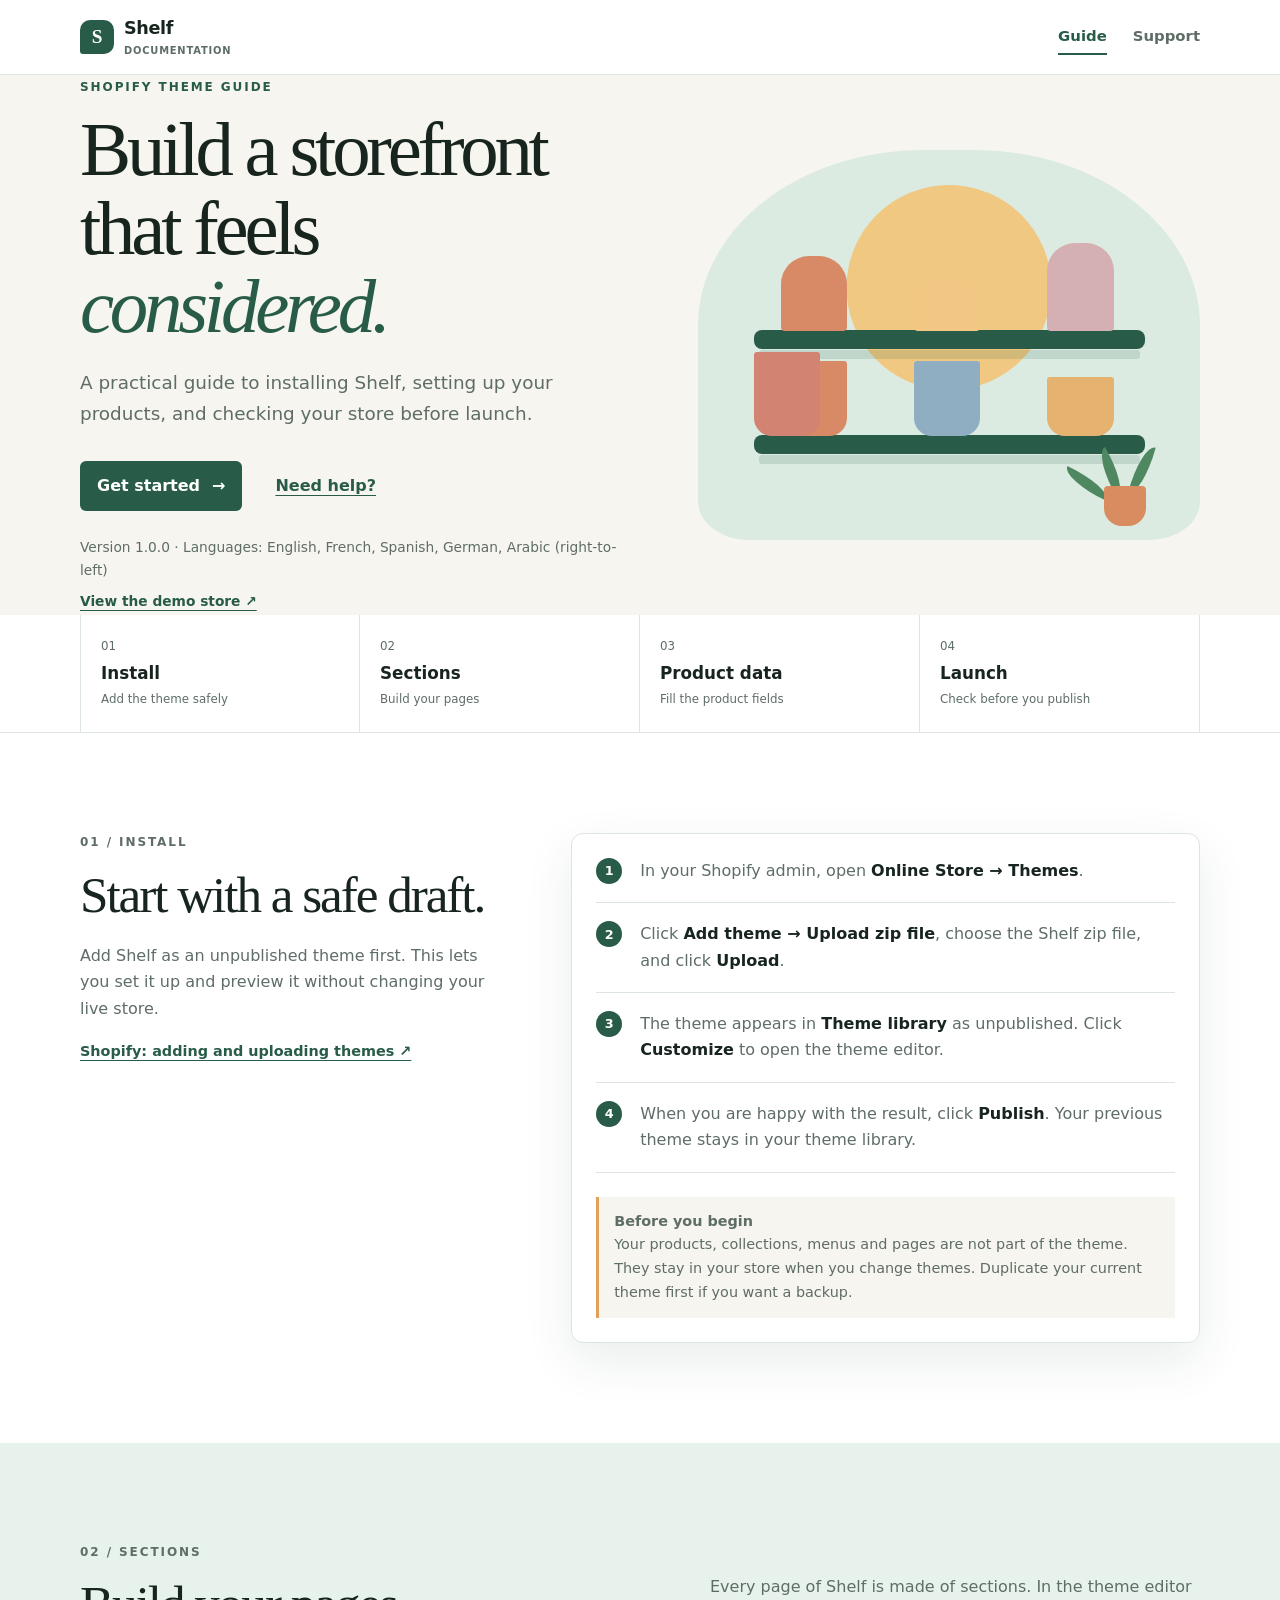
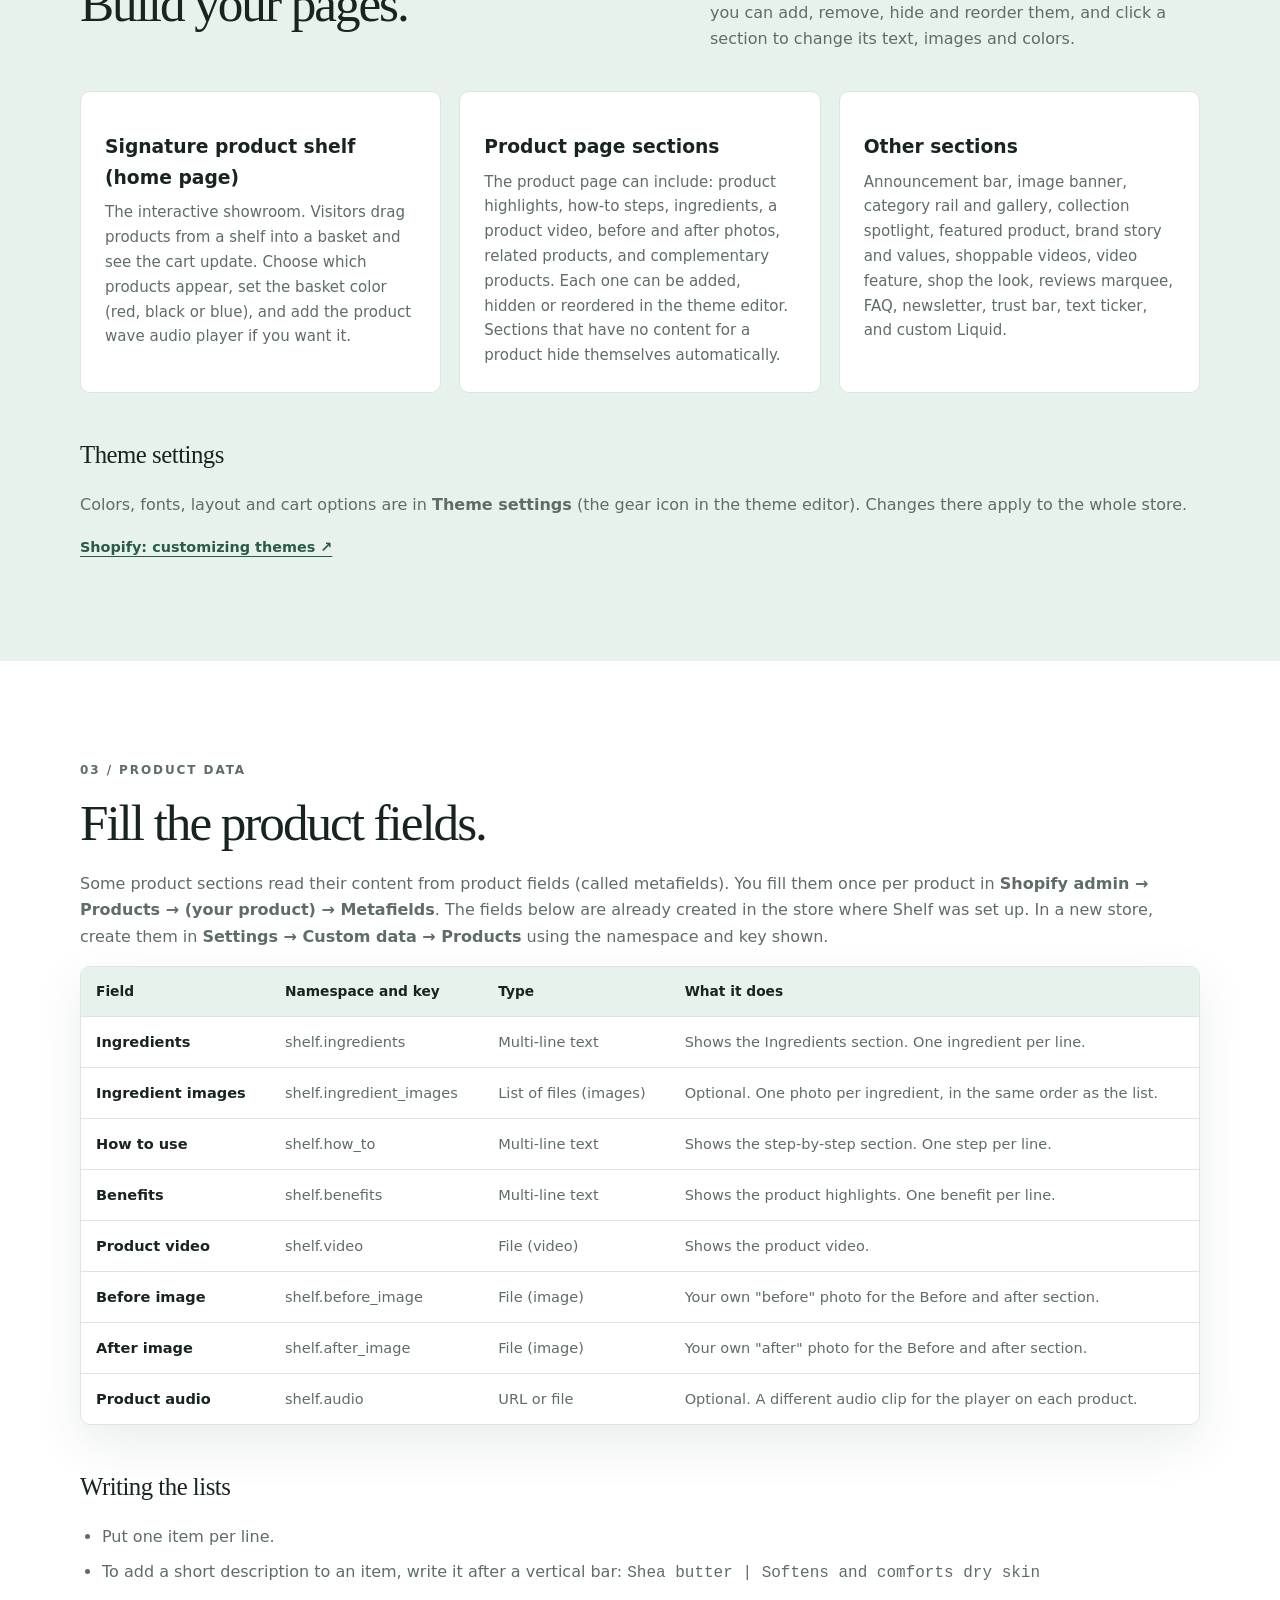
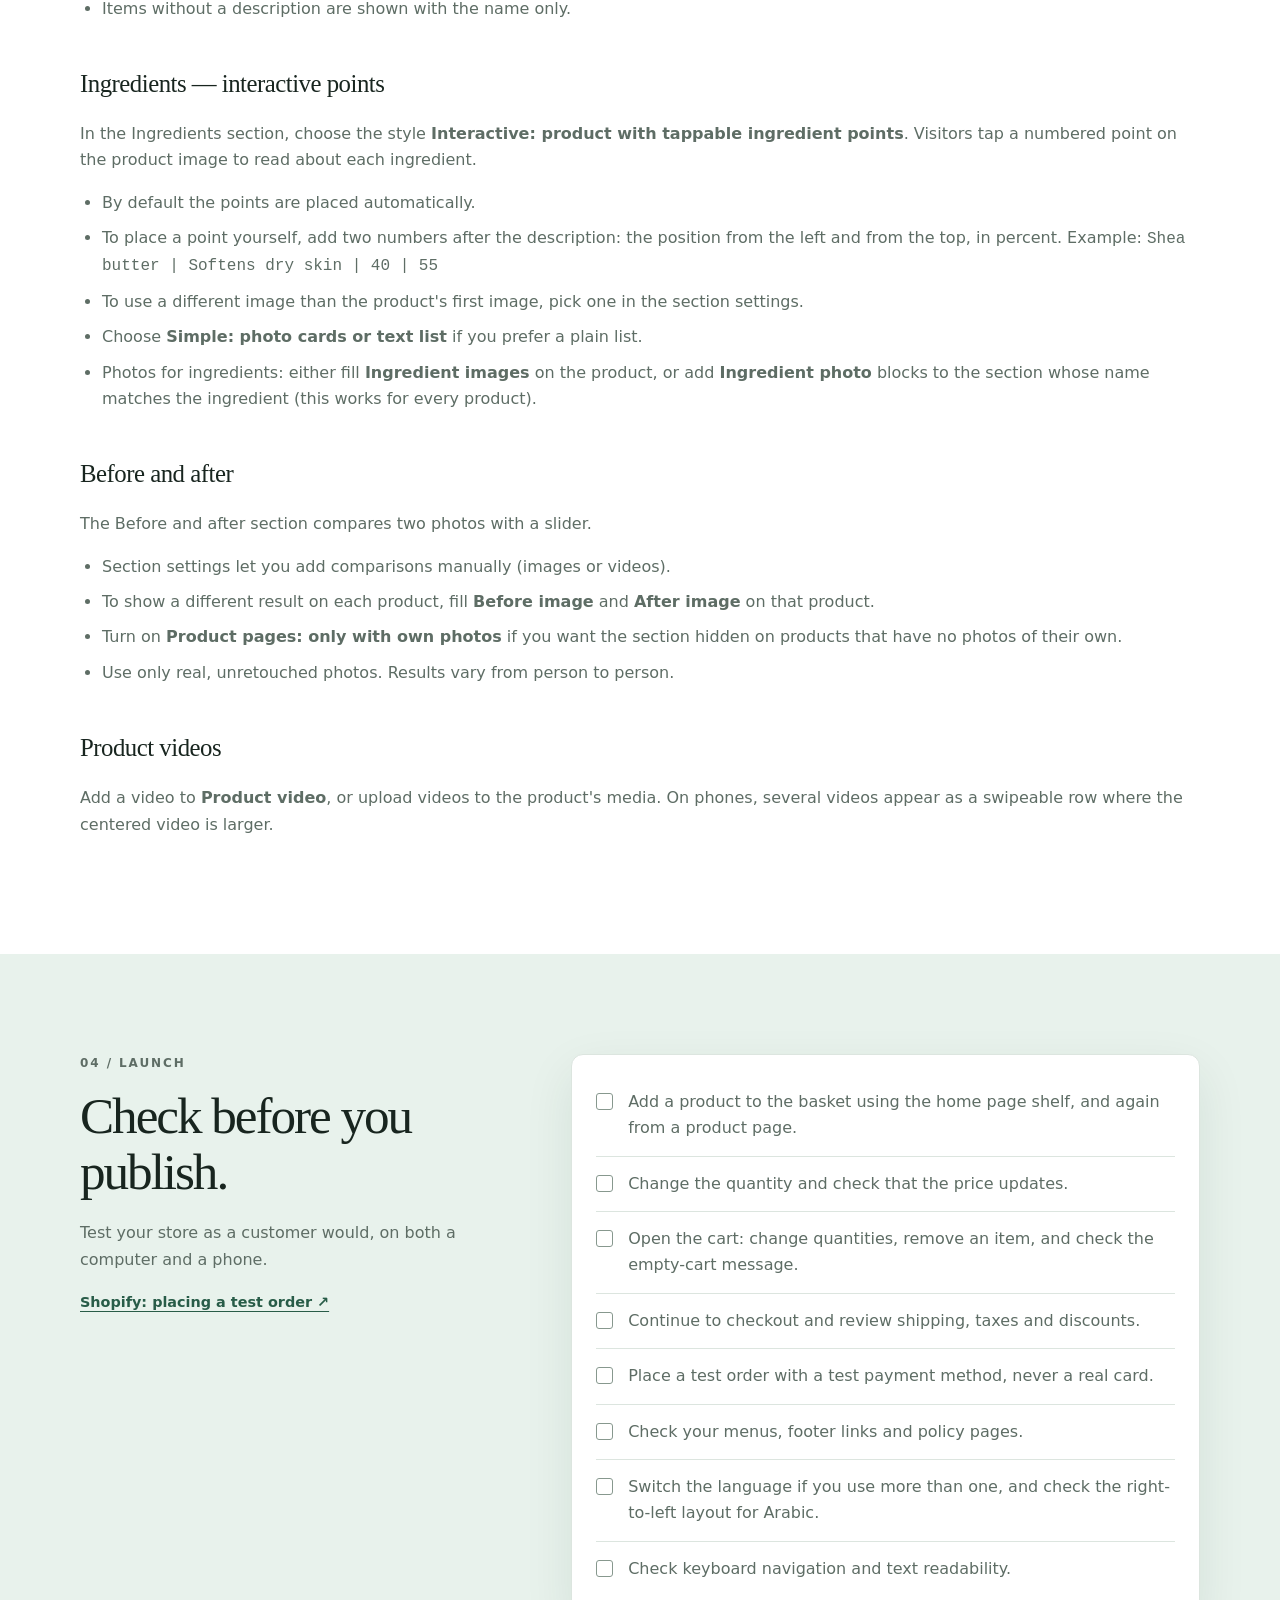
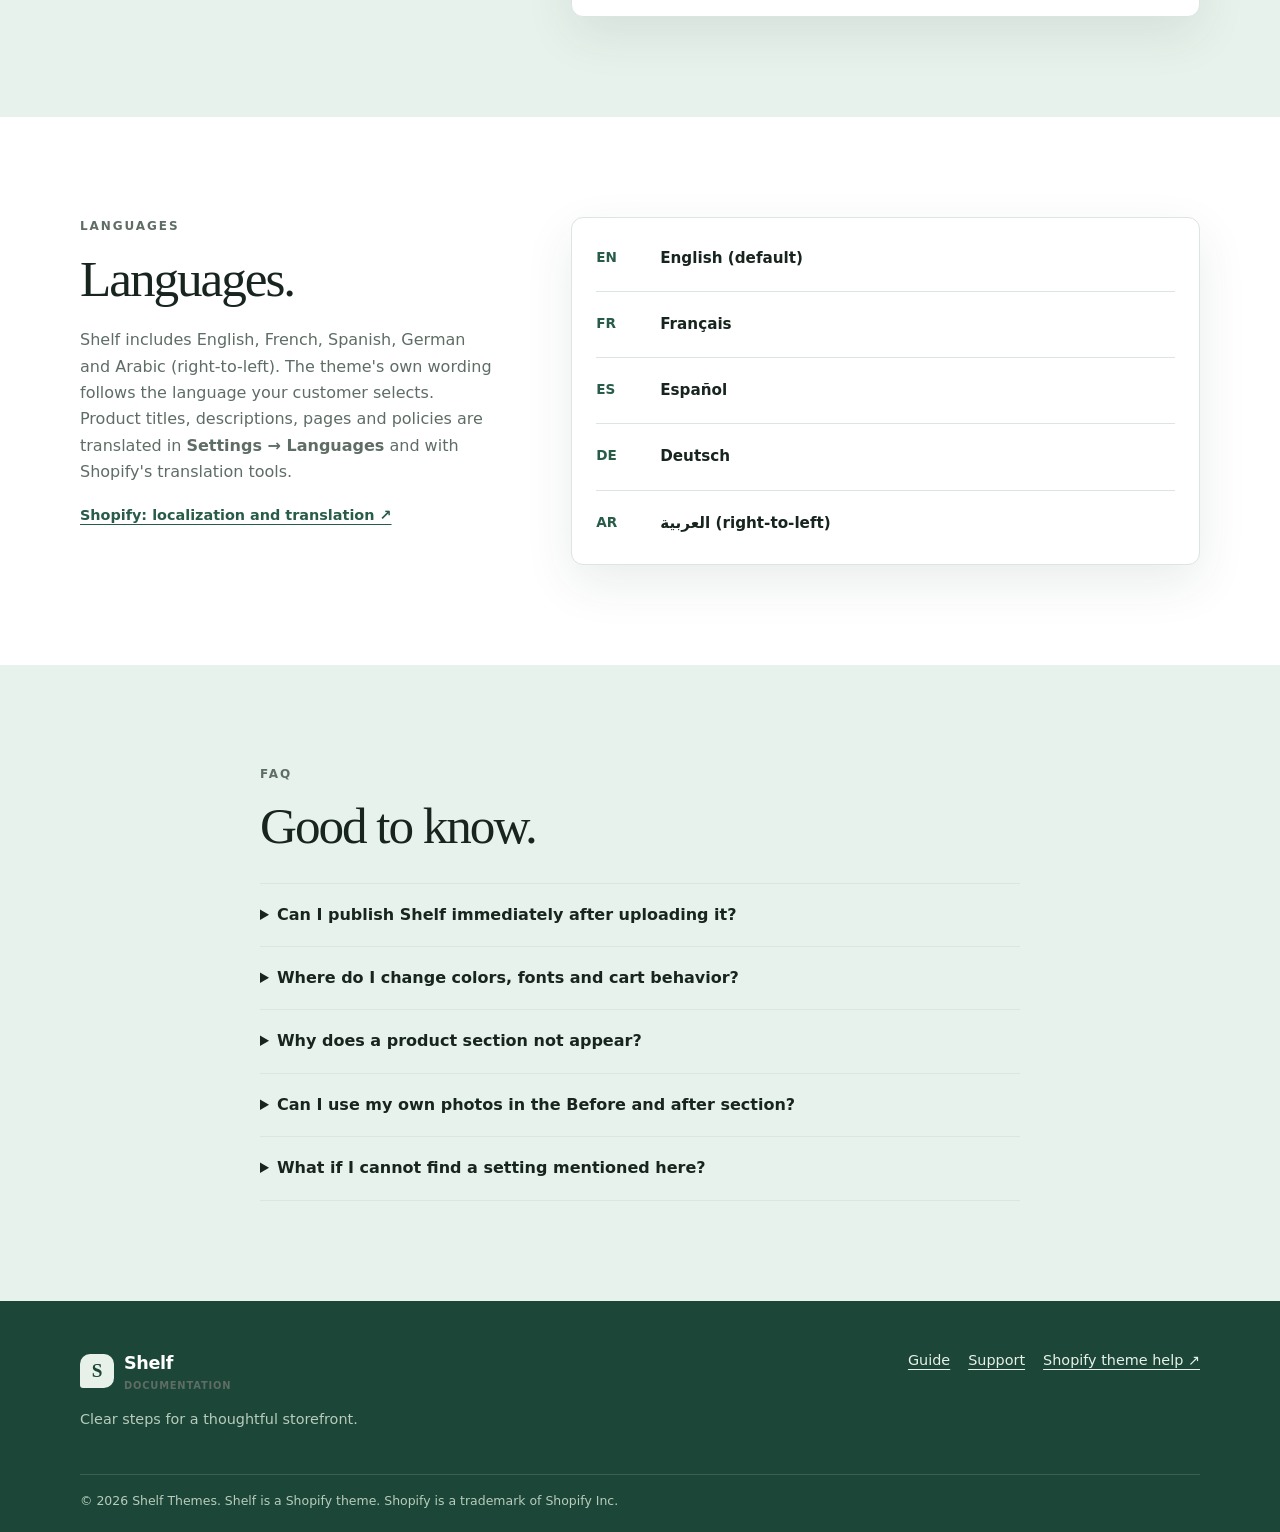
<file: index.html>
<!doctype html>
<html lang="en">
<head>
  <meta charset="utf-8">
  <meta name="viewport" content="width=device-width, initial-scale=1">
  <meta name="description" content="A practical guide to installing Shelf, setting up product sections and fields, and checking your Shopify storefront before launch.">
  <title>Shelf — Shopify theme guide</title>
  <link rel="stylesheet" href="styles.css">
</head>
<body>
  <a class="skip-link" href="#main-content">Skip to content</a>
  <header class="site-header"><div class="container header-inner"><a class="brand" href="index.html" aria-label="Shelf documentation home"><span class="brand-mark">S</span><span>Shelf <small>Documentation</small></span></a><nav class="nav" aria-label="Primary navigation"><a class="active" href="index.html">Guide</a><a href="support.html">Support</a></nav></div></header>
  <main id="main-content">
    <section class="hero"><div class="container hero-grid"><div><p class="eyebrow">SHOPIFY THEME GUIDE</p><h1>Build a storefront that feels <em>considered.</em></h1><p class="lede">A practical guide to installing Shelf, setting up your products, and checking your store before launch.</p><div class="hero-actions"><a class="button button-primary" href="#get-started">Get started <span aria-hidden="true">→</span></a><a class="button button-quiet" href="support.html#contact">Need help?</a></div><div class="guide-meta"><span>Version 1.0.0 · Languages: English, French, Spanish, German, Arabic (right-to-left)</span><a href="https://avenora-theme-demo-utp17t0k.myshopify.com" target="_blank" rel="noopener">View the demo store ↗</a></div></div><div class="hero-art" aria-label="Abstract illustration of organized product shelves" role="img"><div class="sun"></div><div class="shelf shelf-one"><i></i><i></i><i></i></div><div class="shelf shelf-two"><i></i><i></i><i></i><i></i></div><div class="plant"><b></b><b></b><b></b><span></span></div></div></div></section>
    <section class="quick-links" aria-label="Guide sections"><div class="container quick-grid"><a href="#get-started"><span>01</span><strong>Install</strong><small>Add the theme safely</small></a><a href="#sections"><span>02</span><strong>Sections</strong><small>Build your pages</small></a><a href="#product-data"><span>03</span><strong>Product data</strong><small>Fill the product fields</small></a><a href="#launch"><span>04</span><strong>Launch</strong><small>Check before you publish</small></a></div></section>
    <section class="content-section" id="get-started"><div class="container two-col"><div><p class="eyebrow">01 / INSTALL</p><h2>Start with a safe draft.</h2><p>Add Shelf as an unpublished theme first. This lets you set it up and preview it without changing your live store.</p><a class="text-link" href="https://help.shopify.com/en/manual/online-store/themes/adding-themes" target="_blank" rel="noopener">Shopify: adding and uploading themes ↗</a></div><div class="step-card"><div class="step"><b>1</b><p>In your Shopify admin, open <strong>Online Store → Themes</strong>.</p></div><div class="step"><b>2</b><p>Click <strong>Add theme → Upload zip file</strong>, choose the Shelf zip file, and click <strong>Upload</strong>.</p></div><div class="step"><b>3</b><p>The theme appears in <strong>Theme library</strong> as unpublished. Click <strong>Customize</strong> to open the theme editor.</p></div><div class="step"><b>4</b><p>When you are happy with the result, click <strong>Publish</strong>. Your previous theme stays in your theme library.</p></div><div class="note"><strong>Before you begin</strong><br>Your products, collections, menus and pages are not part of the theme. They stay in your store when you change themes. Duplicate your current theme first if you want a backup.</div></div></div></section>
    <section class="content-section tinted" id="sections"><div class="container"><div class="section-heading"><div><p class="eyebrow">02 / SECTIONS</p><h2>Build your pages.</h2></div><p>Every page of Shelf is made of sections. In the theme editor you can add, remove, hide and reorder them, and click a section to change its text, images and colors.</p></div><div class="feature-grid"><article><h3>Signature product shelf (home page)</h3><p>The interactive showroom. Visitors drag products from a shelf into a basket and see the cart update. Choose which products appear, set the basket color (red, black or blue), and add the product wave audio player if you want it.</p></article><article><h3>Product page sections</h3><p>The product page can include: product highlights, how-to steps, ingredients, a product video, before and after photos, related products, and complementary products. Each one can be added, hidden or reordered in the theme editor. Sections that have no content for a product hide themselves automatically.</p></article><article><h3>Other sections</h3><p>Announcement bar, image banner, category rail and gallery, collection spotlight, featured product, brand story and values, shoppable videos, video feature, shop the look, reviews marquee, FAQ, newsletter, trust bar, text ticker, and custom Liquid.</p></article></div><div class="subsection"><h3>Theme settings</h3><p>Colors, fonts, layout and cart options are in <strong>Theme settings</strong> (the gear icon in the theme editor). Changes there apply to the whole store.</p></div><a class="text-link" href="https://help.shopify.com/en/manual/online-store/themes/customizing-themes" target="_blank" rel="noopener">Shopify: customizing themes ↗</a></div></section>
    <section class="content-section" id="product-data"><div class="container"><p class="eyebrow">03 / PRODUCT DATA</p><h2>Fill the product fields.</h2><p>Some product sections read their content from product fields (called metafields). You fill them once per product in <strong>Shopify admin → Products → (your product) → Metafields</strong>. The fields below are already created in the store where Shelf was set up. In a new store, create them in <strong>Settings → Custom data → Products</strong> using the namespace and key shown.</p><div class="table-wrap" role="region" aria-label="Product fields" tabindex="0"><table class="data-table"><thead><tr><th>Field</th><th>Namespace and key</th><th>Type</th><th>What it does</th></tr></thead><tbody><tr><td>Ingredients</td><td>shelf.ingredients</td><td>Multi-line text</td><td>Shows the Ingredients section. One ingredient per line.</td></tr><tr><td>Ingredient images</td><td>shelf.ingredient_images</td><td>List of files (images)</td><td>Optional. One photo per ingredient, in the same order as the list.</td></tr><tr><td>How to use</td><td>shelf.how_to</td><td>Multi-line text</td><td>Shows the step-by-step section. One step per line.</td></tr><tr><td>Benefits</td><td>shelf.benefits</td><td>Multi-line text</td><td>Shows the product highlights. One benefit per line.</td></tr><tr><td>Product video</td><td>shelf.video</td><td>File (video)</td><td>Shows the product video.</td></tr><tr><td>Before image</td><td>shelf.before_image</td><td>File (image)</td><td>Your own &quot;before&quot; photo for the Before and after section.</td></tr><tr><td>After image</td><td>shelf.after_image</td><td>File (image)</td><td>Your own &quot;after&quot; photo for the Before and after section.</td></tr><tr><td>Product audio</td><td>shelf.audio</td><td>URL or file</td><td>Optional. A different audio clip for the player on each product.</td></tr></tbody></table></div>
      <div class="subsection"><h3>Writing the lists</h3><ul><li>Put one item per line.</li><li>To add a short description to an item, write it after a vertical bar: <code>Shea butter | Softens and comforts dry skin</code></li><li>Items without a description are shown with the name only.</li></ul></div>
      <div class="subsection"><h3>Ingredients — interactive points</h3><p>In the Ingredients section, choose the style <strong>Interactive: product with tappable ingredient points</strong>. Visitors tap a numbered point on the product image to read about each ingredient.</p><ul><li>By default the points are placed automatically.</li><li>To place a point yourself, add two numbers after the description: the position from the left and from the top, in percent. Example: <code>Shea butter | Softens dry skin | 40 | 55</code></li><li>To use a different image than the product's first image, pick one in the section settings.</li><li>Choose <strong>Simple: photo cards or text list</strong> if you prefer a plain list.</li><li>Photos for ingredients: either fill <strong>Ingredient images</strong> on the product, or add <strong>Ingredient photo</strong> blocks to the section whose name matches the ingredient (this works for every product).</li></ul></div>
      <div class="subsection"><h3>Before and after</h3><p>The Before and after section compares two photos with a slider.</p><ul><li>Section settings let you add comparisons manually (images or videos).</li><li>To show a different result on each product, fill <strong>Before image</strong> and <strong>After image</strong> on that product.</li><li>Turn on <strong>Product pages: only with own photos</strong> if you want the section hidden on products that have no photos of their own.</li><li>Use only real, unretouched photos. Results vary from person to person.</li></ul></div>
      <div class="subsection"><h3>Product videos</h3><p>Add a video to <strong>Product video</strong>, or upload videos to the product's media. On phones, several videos appear as a swipeable row where the centered video is larger.</p></div>
    </div></section>
    <section class="content-section tinted" id="launch"><div class="container two-col"><div><p class="eyebrow">04 / LAUNCH</p><h2>Check before you publish.</h2><p>Test your store as a customer would, on both a computer and a phone.</p><a class="text-link" href="https://help.shopify.com/en/manual/checkout-settings/test-orders" target="_blank" rel="noopener">Shopify: placing a test order ↗</a></div><ul class="checklist-static"><li><span class="check-box" aria-hidden="true"></span><span>Add a product to the basket using the home page shelf, and again from a product page.</span></li><li><span class="check-box" aria-hidden="true"></span><span>Change the quantity and check that the price updates.</span></li><li><span class="check-box" aria-hidden="true"></span><span>Open the cart: change quantities, remove an item, and check the empty-cart message.</span></li><li><span class="check-box" aria-hidden="true"></span><span>Continue to checkout and review shipping, taxes and discounts.</span></li><li><span class="check-box" aria-hidden="true"></span><span>Place a test order with a test payment method, never a real card.</span></li><li><span class="check-box" aria-hidden="true"></span><span>Check your menus, footer links and policy pages.</span></li><li><span class="check-box" aria-hidden="true"></span><span>Switch the language if you use more than one, and check the right-to-left layout for Arabic.</span></li><li><span class="check-box" aria-hidden="true"></span><span>Check keyboard navigation and text readability.</span></li></ul></div></section>
    <section class="content-section"><div class="container two-col"><div><p class="eyebrow">LANGUAGES</p><h2>Languages.</h2><p>Shelf includes English, French, Spanish, German and Arabic (right-to-left). The theme's own wording follows the language your customer selects. Product titles, descriptions, pages and policies are translated in <strong>Settings → Languages</strong> and with Shopify's translation tools.</p><a class="text-link" href="https://help.shopify.com/en/manual/international/languages" target="_blank" rel="noopener">Shopify: localization and translation ↗</a></div><div class="language-card"><div class="language-line"><span>EN</span><strong>English (default)</strong></div><div class="language-line"><span>FR</span><strong>Français</strong></div><div class="language-line"><span>ES</span><strong>Español</strong></div><div class="language-line"><span>DE</span><strong>Deutsch</strong></div><div class="language-line"><span>AR</span><strong><bdi lang="ar">العربية</bdi> (right-to-left)</strong></div></div></div></section>
    <section class="faq content-section tinted" id="faq"><div class="container narrow"><p class="eyebrow">FAQ</p><h2>Good to know.</h2><details><summary>Can I publish Shelf immediately after uploading it?</summary><p>It is better to keep it unpublished while you set it up and preview it. Shopify allows one published theme at a time, and your previous theme stays in your theme library.</p></details><details><summary>Where do I change colors, fonts and cart behavior?</summary><p>In the theme editor, open Theme settings (the gear icon). Section-specific options are in each section's settings.</p></details><details><summary>Why does a product section not appear?</summary><p>Sections that read product fields stay hidden when the product has no content for them. Fill the field on the product (see Product data), then reload the page.</p></details><details><summary>Can I use my own photos in the Before and after section?</summary><p>Yes. Fill the Before image and After image fields on the product, or add comparisons in the section settings.</p></details><details><summary>What if I cannot find a setting mentioned here?</summary><p>Open the section in the theme editor and look at its settings. If you still need help, go to the <a href="support.html">Support page</a>.</p></details></div></section>
  </main>
  <footer class="site-footer"><div class="container footer-inner"><div><a class="brand footer-brand" href="index.html"><span class="brand-mark">S</span><span>Shelf <small>Documentation</small></span></a><p class="footer-copy">Clear steps for a thoughtful storefront.</p></div><div class="footer-links"><a href="index.html">Guide</a><a href="support.html">Support</a><a href="https://help.shopify.com/en/manual/online-store/themes" target="_blank" rel="noopener">Shopify theme help ↗</a></div></div><div class="container legal"><span>© 2026 Shelf Themes. Shelf is a Shopify theme. Shopify is a trademark of Shopify Inc.</span></div></footer>
</body>
</html>
</file>
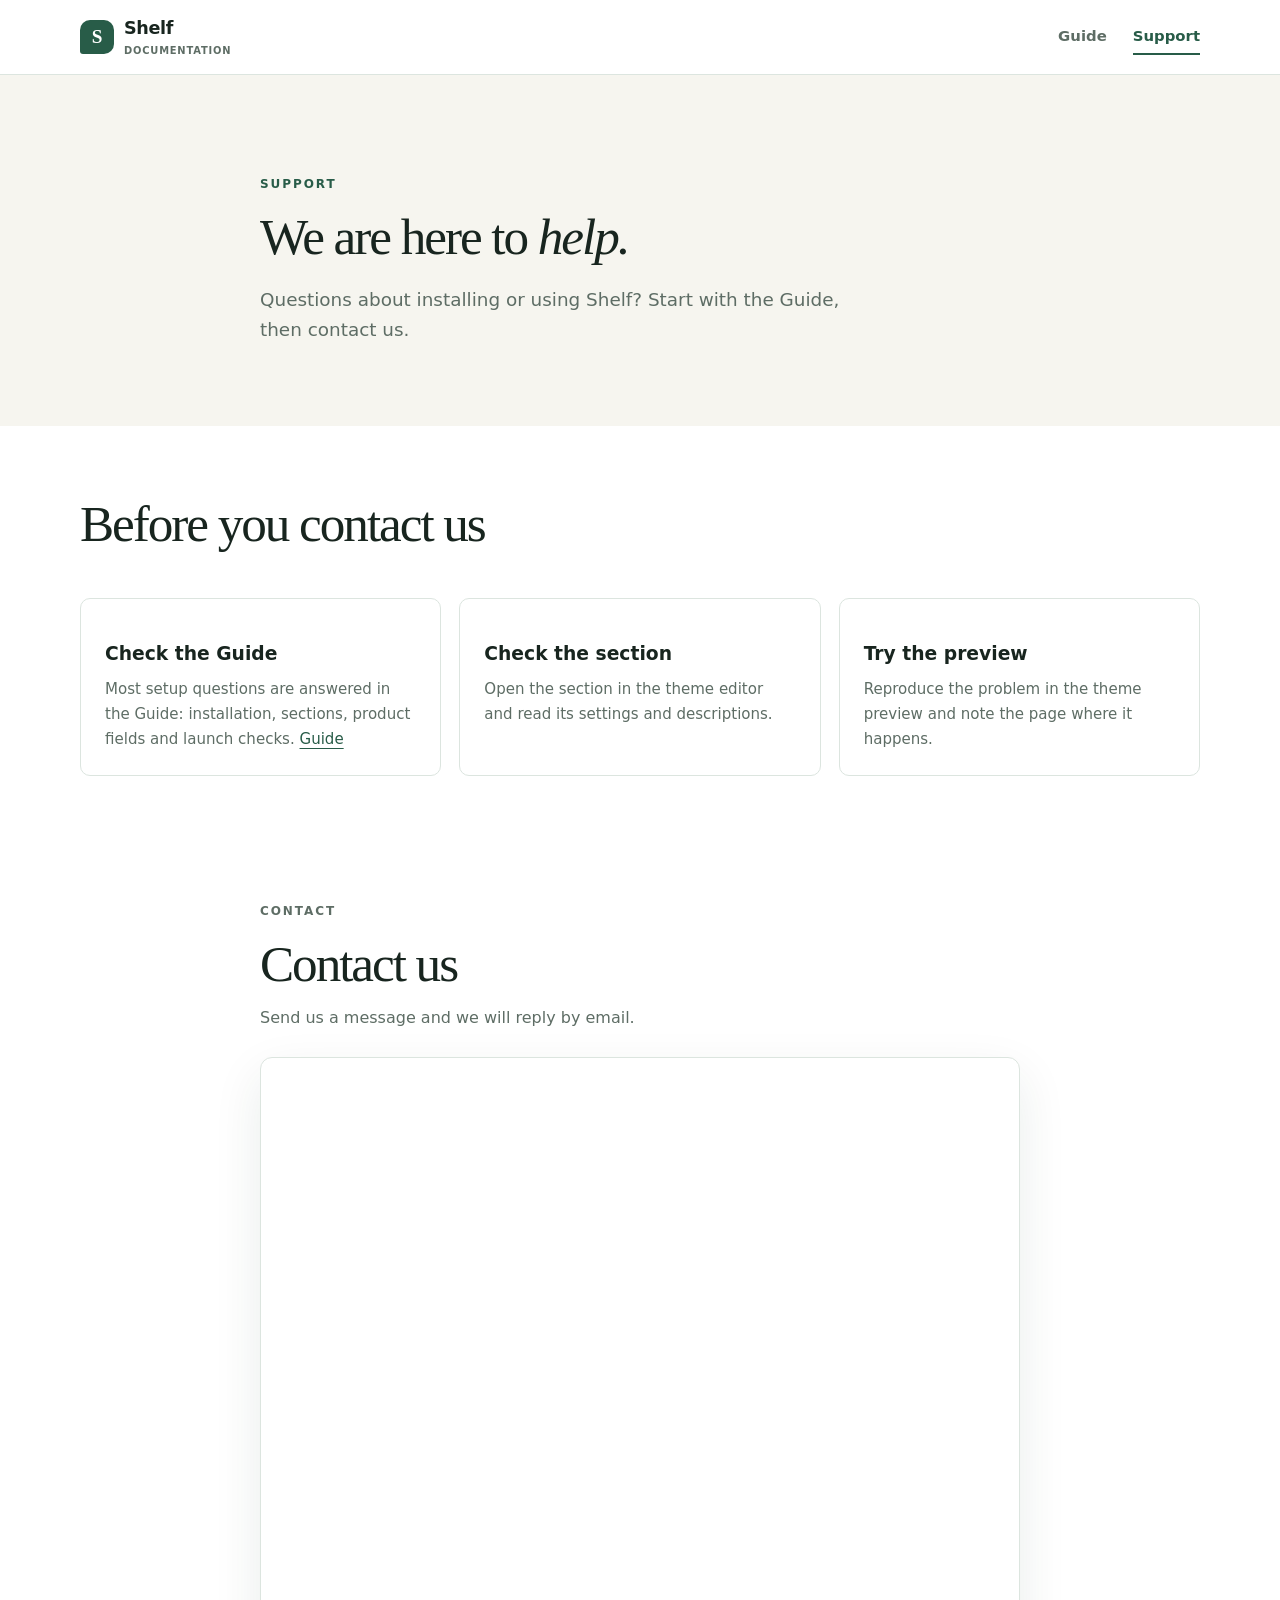
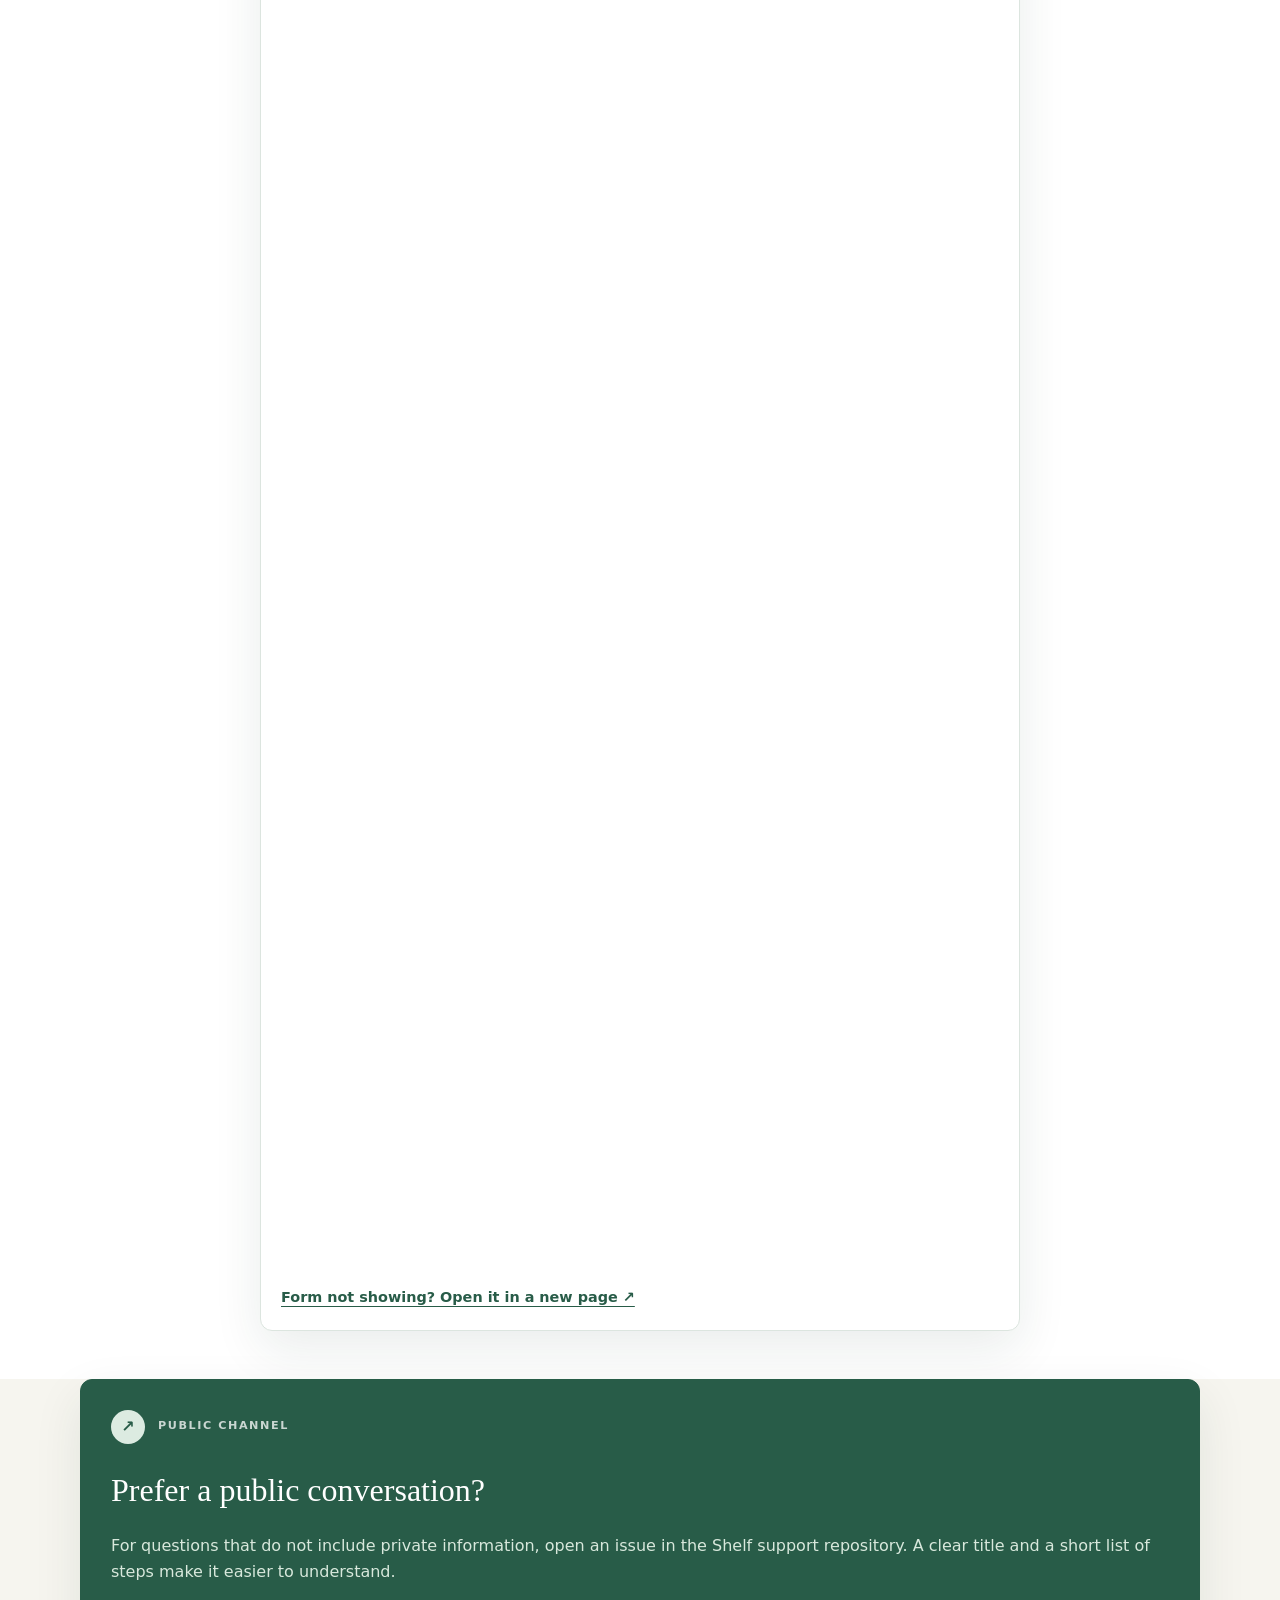
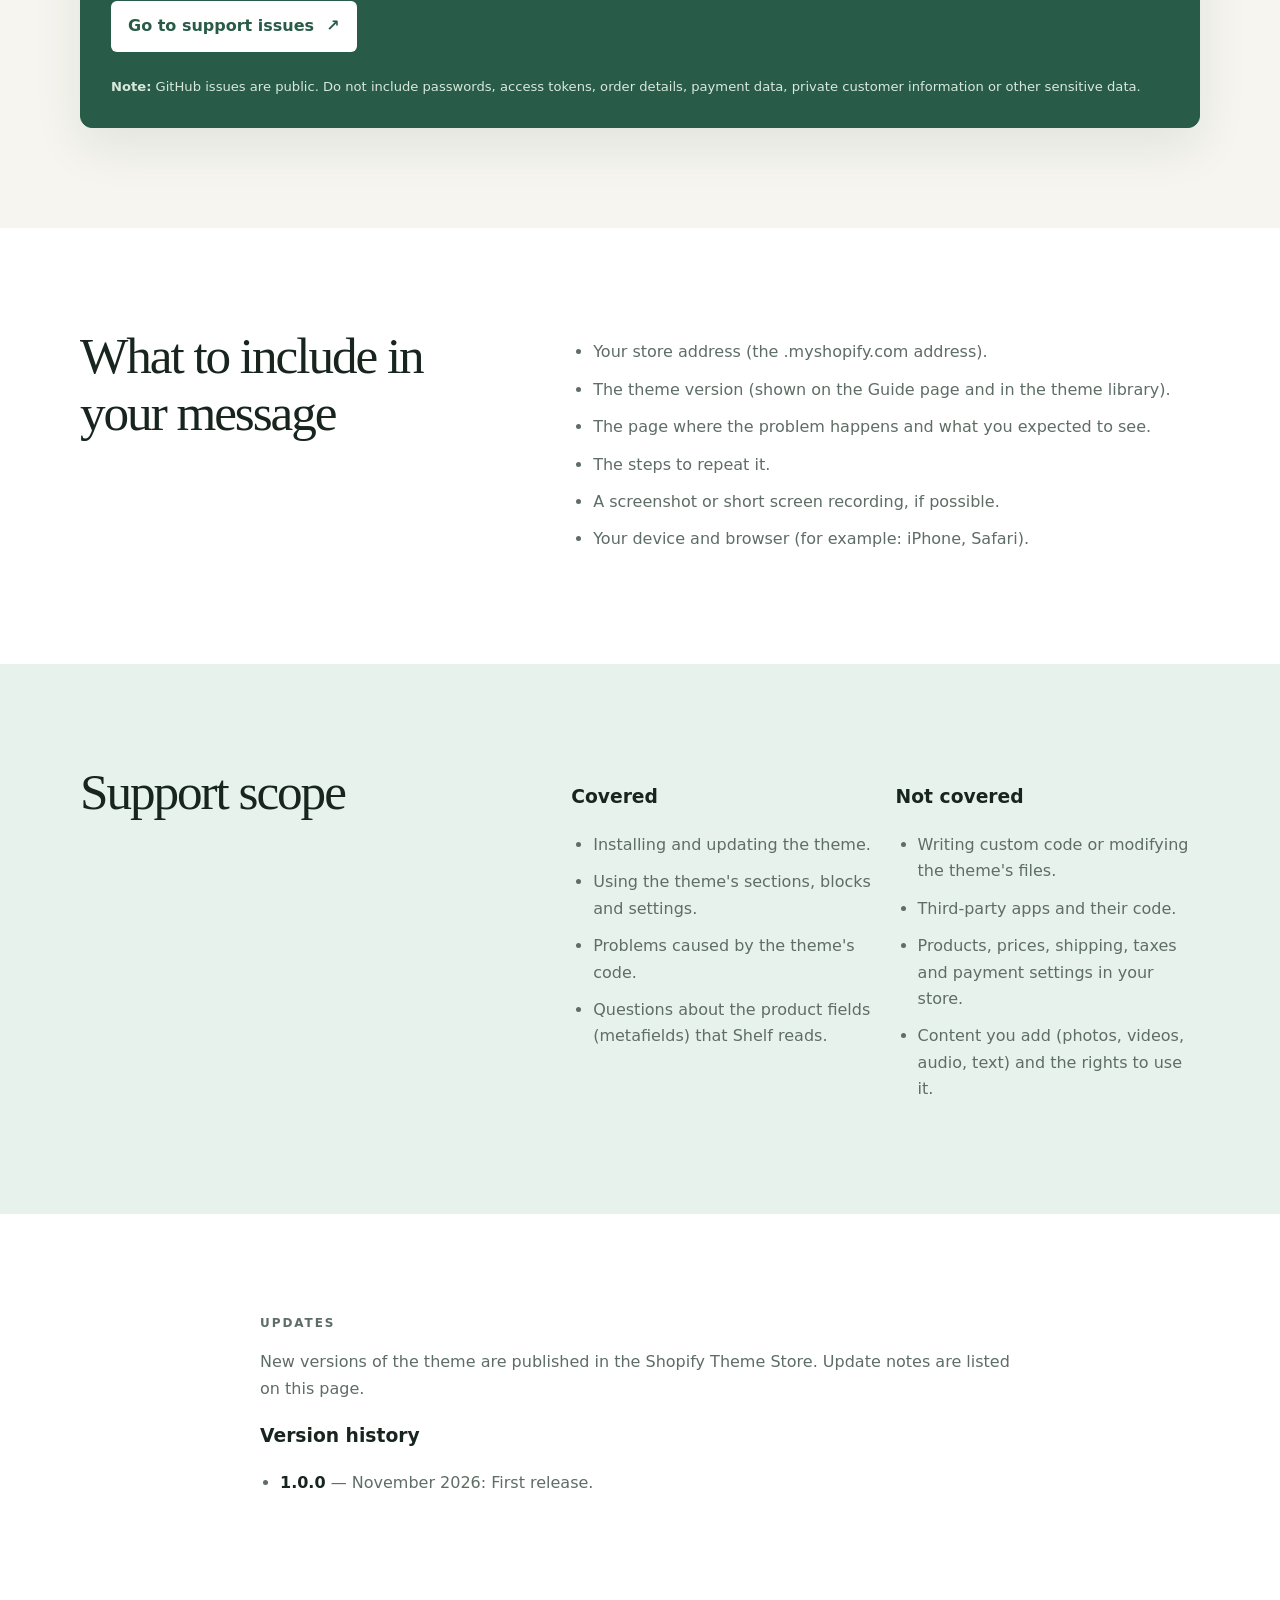
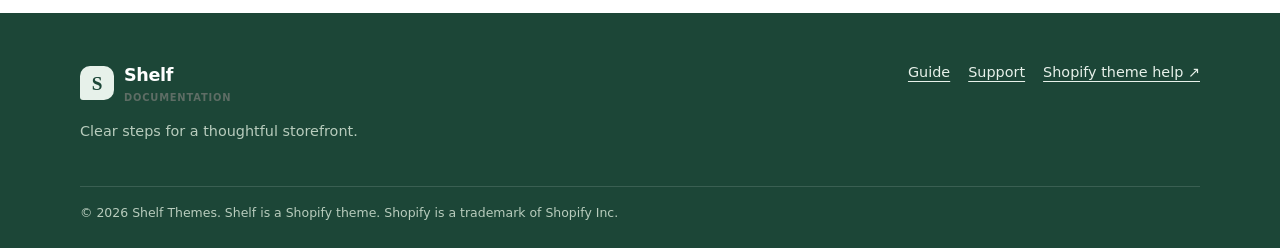
<file: support.html>
<!doctype html>
<html lang="en">
<head>
  <meta charset="utf-8">
  <meta name="viewport" content="width=device-width, initial-scale=1">
  <meta name="description" content="Find help for installing and using the Shelf Shopify theme, check the guide, and contact support.">
  <title>Shelf — Support</title>
  <link rel="stylesheet" href="styles.css">
</head>
<body>
  <a class="skip-link" href="#main-content">Skip to content</a>
  <header class="site-header"><div class="container header-inner"><a class="brand" href="index.html" aria-label="Shelf documentation home"><span class="brand-mark">S</span><span>Shelf <small>Documentation</small></span></a><nav class="nav" aria-label="Primary navigation"><a href="index.html">Guide</a><a class="active" href="support.html">Support</a></nav></div></header>
  <main id="main-content">
    <section class="support-hero"><div class="container narrow"><p class="eyebrow">SUPPORT</p><h1>We are here to <em>help.</em></h1><p class="lede">Questions about installing or using Shelf? Start with the Guide, then contact us.</p></div></section>
    <section class="content-section support-prep"><div class="container"><div class="section-heading"><div><h2>Before you contact us</h2></div></div><div class="feature-grid"><article><h3>Check the Guide</h3><p>Most setup questions are answered in the Guide: installation, sections, product fields and launch checks. <a href="index.html">Guide</a></p></article><article><h3>Check the section</h3><p>Open the section in the theme editor and read its settings and descriptions.</p></article><article><h3>Try the preview</h3><p>Reproduce the problem in the theme preview and note the page where it happens.</p></article></div></div></section>
    <section class="content-section contact-section" id="contact"><div class="container narrow"><p class="eyebrow">CONTACT</p><h2>Contact us</h2><p>Send us a message and we will reply by email.</p><div class="contact-card"><iframe title="Shelf support contact form" loading="lazy" src="https://docs.google.com/forms/d/e/1FAIpQLSd6iTpHiVJNW4JTIImjTKcFxD99SVq_LDPiXvDoVVXHkQVFPA/viewform?embedded=true" width="100%" height="1800" frameborder="0" marginheight="0" marginwidth="0">Loading…</iframe><a class="text-link form-fallback" href="https://docs.google.com/forms/d/e/1FAIpQLSd6iTpHiVJNW4JTIImjTKcFxD99SVq_LDPiXvDoVVXHkQVFPA/viewform" target="_blank" rel="noopener">Form not showing? Open it in a new page ↗</a></div></div></section>
    <section class="support-options"><div class="container support-grid"><article class="support-card featured"><div class="card-top"><span class="support-icon" aria-hidden="true">↗</span><span class="label">PUBLIC CHANNEL</span></div><h2>Prefer a public conversation?</h2><p>For questions that do not include private information, open an issue in the Shelf support repository. A clear title and a short list of steps make it easier to understand.</p><a class="button button-primary" href="https://github.com/shelfsupport-max/shelf-support/issues" target="_blank" rel="noopener">Go to support issues <span aria-hidden="true">↗</span></a><p class="fine-print"><strong>Note:</strong> GitHub issues are public. Do not include passwords, access tokens, order details, payment data, private customer information or other sensitive data.</p></article></div></section>
    <section class="content-section"><div class="container two-col"><div><h2>What to include in your message</h2></div><ul class="scope-list"><li>Your store address (the .myshopify.com address).</li><li>The theme version (shown on the Guide page and in the theme library).</li><li>The page where the problem happens and what you expected to see.</li><li>The steps to repeat it.</li><li>A screenshot or short screen recording, if possible.</li><li>Your device and browser (for example: iPhone, Safari).</li></ul></div></section>
    <section class="content-section tinted"><div class="container two-col"><div><h2>Support scope</h2></div><div class="support-grid"><div><h3>Covered</h3><ul class="scope-list"><li>Installing and updating the theme.</li><li>Using the theme's sections, blocks and settings.</li><li>Problems caused by the theme's code.</li><li>Questions about the product fields (metafields) that Shelf reads.</li></ul></div><div><h3>Not covered</h3><ul class="scope-list"><li>Writing custom code or modifying the theme's files.</li><li>Third-party apps and their code.</li><li>Products, prices, shipping, taxes and payment settings in your store.</li><li>Content you add (photos, videos, audio, text) and the rights to use it.</li></ul></div></div></div></section>
    <section class="content-section"><div class="container narrow"><p class="eyebrow">UPDATES</p><p>New versions of the theme are published in the Shopify Theme Store. Update notes are listed on this page.</p><h3>Version history</h3><ul class="history-list"><li><strong>1.0.0</strong> — November 2026: First release.</li></ul></div></section>
  </main>
  <footer class="site-footer"><div class="container footer-inner"><div><a class="brand footer-brand" href="index.html"><span class="brand-mark">S</span><span>Shelf <small>Documentation</small></span></a><p class="footer-copy">Clear steps for a thoughtful storefront.</p></div><div class="footer-links"><a href="index.html">Guide</a><a href="support.html">Support</a><a href="https://help.shopify.com/en/manual/online-store/themes" target="_blank" rel="noopener">Shopify theme help ↗</a></div></div><div class="container legal"><span>© 2026 Shelf Themes. Shelf is a Shopify theme. Shopify is a trademark of Shopify Inc.</span></div></footer>
</body>
</html>
</file>
<file: styles.css>
:root{--ink:#18251f;--muted:#5e6d65;--green:#285c48;--green-dark:#1c4637;--mint:#e8f2ec;--paper:#fff;--sand:#f6f5ef;--line:#dce5df;--accent:#e3a25b;--shadow:0 18px 50px rgba(24,55,40,.09)}*{box-sizing:border-box}html{scroll-behavior:smooth}body{margin:0;background:var(--paper);color:var(--ink);font:16px/1.65 Inter,ui-sans-serif,system-ui,-apple-system,"Segoe UI",sans-serif}a{color:var(--green);text-underline-offset:4px}a:focus-visible,button:focus-visible,input:focus-visible,summary:focus-visible{outline:3px solid var(--accent);outline-offset:3px}.container{width:min(100% - 40px,1120px);margin-inline:auto}.narrow{width:min(100%,760px);margin-inline:auto}.skip-link{position:absolute;left:16px;top:-60px;background:var(--green);color:#fff;padding:8px 12px;border-radius:4px;z-index:5}.skip-link:focus{top:12px}.site-header{border-bottom:1px solid var(--line);background:rgba(255,255,255,.94);position:sticky;top:0;z-index:4;backdrop-filter:blur(10px)}.header-inner{display:flex;justify-content:space-between;align-items:center;min-height:74px;gap:24px}.brand{display:flex;align-items:center;gap:10px;color:var(--ink);font-weight:800;letter-spacing:-.02em;text-decoration:none;font-size:1.1rem}.brand small{display:block;color:var(--muted);font-size:.62rem;font-weight:600;letter-spacing:.08em;text-transform:uppercase}.brand-mark{display:grid;place-items:center;width:34px;height:34px;background:var(--green);color:#fff;border-radius:10px 10px 10px 3px;font-family:Georgia,serif;font-size:1.2rem}.nav{display:flex;gap:26px}.nav a{color:var(--muted);font-size:.93rem;font-weight:700;text-decoration:none;padding:5px 0;border-bottom:2px solid transparent}.nav a:hover,.nav a.active{color:var(--green);border-color:var(--green)}.hero{background:var(--sand);overflow:hidden}.hero-grid{display:grid;grid-template-columns:1.05fr .95fr;align-items:center;min-height:540px;gap:64px}.eyebrow{color:var(--green);font-size:.75rem;font-weight:800;letter-spacing:.16em;margin:0 0 14px}.hero h1,.support-hero h1{font-family:Georgia,"Times New Roman",serif;font-size:clamp(2.7rem,6vw,5.2rem);font-weight:400;letter-spacing:-.055em;line-height:1.02;margin:0 0 22px}.hero h1 em{color:var(--green);font-style:italic}.lede{color:var(--muted);font-size:1.15rem;max-width:590px;margin:0}.hero-actions{display:flex;align-items:center;gap:16px;flex-wrap:wrap;margin-top:32px}.button{display:inline-flex;align-items:center;justify-content:center;gap:12px;padding:12px 17px;border-radius:6px;font-weight:800;text-decoration:none;transition:transform .2s,box-shadow .2s}.button:hover{transform:translateY(-2px);box-shadow:0 8px 18px rgba(24,55,40,.14)}.button-primary{background:var(--green);color:#fff}.button-outline{border:1px solid var(--green);color:var(--green);background:#fff}.button-quiet{color:var(--green);font-weight:750;text-decoration:underline}.hero-art{height:390px;position:relative;border-radius:45% 45% 10% 10%;background:#dcebe1;overflow:hidden}.sun{position:absolute;width:205px;height:205px;border-radius:50%;background:#f0c882;top:35px;left:50%;transform:translateX(-50%)}.shelf{position:absolute;left:11%;width:78%;height:19px;background:var(--green);border-radius:8px;box-shadow:0 15px 0 -5px rgba(40,92,72,.15)}.shelf-one{top:180px}.shelf-two{top:285px}.shelf i{display:block;position:absolute;bottom:18px;width:17%;height:70px;background:#f5d6ad;border-radius:28px 28px 4px 4px}.shelf i:nth-child(1){left:7%;height:75px;background:#d88965}.shelf i:nth-child(2){left:41%;height:54px;background:#f2c783}.shelf i:nth-child(3){right:8%;height:88px;background:#d5b0b3}.shelf-two i{height:48px;bottom:18px;border-radius:3px 3px 18px 18px;background:#b9d5bd}.shelf-two i:nth-child(2){height:75px;background:#8faec1}.shelf-two i:nth-child(3){height:59px;background:#e6b270}.shelf-two i:nth-child(4){height:84px;background:#d28372}.plant{position:absolute;bottom:14px;right:8%;width:70px;height:80px}.plant span{position:absolute;bottom:0;left:14px;width:42px;height:40px;border-radius:4px 4px 18px 18px;background:#d88c60}.plant b{position:absolute;bottom:32px;left:26px;width:15px;height:50px;border-radius:100% 0 100% 0;background:#4f8860;transform:rotate(-30deg);transform-origin:bottom}.plant b:nth-child(2){transform:rotate(15deg);left:38px}.plant b:nth-child(3){transform:rotate(-65deg);left:12px}.quick-links{border-bottom:1px solid var(--line)}.quick-grid{display:grid;grid-template-columns:repeat(4,1fr)}.quick-grid a{padding:22px 20px;border-right:1px solid var(--line);color:var(--ink);text-decoration:none}.quick-grid a:first-child{border-left:1px solid var(--line)}.quick-grid span,.quick-grid small{display:block;color:var(--muted);font-size:.74rem}.quick-grid strong{display:block;font-size:1.05rem;margin:3px 0}.content-section{padding:100px 0}.tinted{background:var(--mint)}.two-col{display:grid;grid-template-columns:.8fr 1.2fr;gap:72px;align-items:start}.content-section h2,.support-hero h1{font-family:Georgia,"Times New Roman",serif;font-weight:400;letter-spacing:-.04em;line-height:1.1;font-size:clamp(2rem,4vw,3.2rem);margin:0 0 20px}.content-section p{color:var(--muted)}.step-card,.language-card,.checklist,.support-card{background:#fff;border:1px solid var(--line);border-radius:12px;box-shadow:var(--shadow)}.step-card{padding:24px}.step{display:grid;grid-template-columns:30px 1fr;gap:14px;align-items:start;padding-bottom:18px;margin-bottom:18px;border-bottom:1px solid var(--line)}.step:last-of-type{margin:0;padding:0;border:0}.step b{display:grid;place-items:center;background:var(--green);color:#fff;width:26px;height:26px;border-radius:50%;font-size:.8rem}.step p{margin:0;color:var(--muted)}.step strong{color:var(--ink)}.note{background:var(--sand);border-left:3px solid var(--accent);padding:13px 15px;margin-top:24px;color:var(--muted);font-size:.9rem}.section-heading{display:flex;justify-content:space-between;gap:50px;align-items:end;margin-bottom:38px}.section-heading>p{max-width:490px;margin:0}.feature-grid{display:grid;grid-template-columns:repeat(3,1fr);gap:18px;margin-bottom:30px}.feature-grid article{background:#fff;border:1px solid var(--line);padding:24px;border-radius:10px}.icon{font-size:1.8rem;color:var(--green)}.feature-grid h3{margin:16px 0 7px}.feature-grid p{font-size:.94rem;margin:0}.text-link{font-weight:800;font-size:.9rem}.spaced{margin-left:22px}.language-card{padding:8px 24px}.language-line{display:grid;grid-template-columns:48px 1fr;gap:0 16px;padding:20px 0;border-bottom:1px solid var(--line)}.language-line:last-child{border:0}.language-line span{grid-row:span 2;color:var(--green);font-weight:800;font-size:.85rem}.language-line strong{font-size:.95rem}.language-line small{color:var(--muted)}.compact-list{padding-left:20px;color:var(--muted)}.compact-list li{margin:12px 0}.checklist{padding:20px 24px}.checklist label{display:flex;gap:13px;padding:14px 0;border-bottom:1px solid var(--line);color:var(--muted)}.checklist label:last-child{border:0}.checklist input{accent-color:var(--green);width:18px;height:18px;flex:none;margin-top:3px}.faq h2{margin-bottom:28px}.faq details{border-top:1px solid var(--line);padding:18px 0}.faq details:last-child{border-bottom:1px solid var(--line)}.faq summary{cursor:pointer;font-weight:800}.faq details p{max-width:760px;margin:12px 0 0}.site-footer{background:var(--green-dark);color:#e7f1ea;padding:48px 0 24px}.footer-inner{display:flex;justify-content:space-between;gap:40px}.footer-brand{color:#fff}.footer-brand .brand-mark{background:#e7f1ea;color:var(--green-dark)}.footer-copy{color:#b8ccbd;margin:14px 0 0;font-size:.9rem}.footer-links{display:flex;flex-wrap:wrap;gap:18px;align-items:flex-start}.footer-links a{color:#e7f1ea;font-size:.9rem}.legal{border-top:1px solid #ffffff22;margin-top:42px;padding-top:16px;display:flex;justify-content:space-between;color:#b8ccbd;font-size:.78rem}.support-hero{background:var(--sand);padding:100px 0 80px}.support-hero h1{max-width:720px}.support-options{padding:0 0 100px;background:var(--sand)}.support-grid{display:grid;grid-template-columns:1fr 1fr;gap:20px}.support-card{padding:30px}.support-card.featured{background:var(--green);color:#fff;border-color:var(--green)}.support-card.featured p{color:#d8e8dc}.support-card h2{font-family:Georgia,serif;font-weight:400;font-size:2rem;margin:20px 0 10px}.support-card p{color:var(--muted)}.card-top{display:flex;align-items:center;gap:13px}.support-icon{display:grid;place-items:center;width:34px;height:34px;border-radius:50%;background:var(--mint);color:var(--green);font-weight:900}.label{font-size:.7rem;font-weight:800;letter-spacing:.14em;opacity:.75}.featured .support-icon{background:#dcebe1}.featured .button-primary{background:#fff;color:var(--green)}.fine-print{font-size:.82rem;margin:24px 0 0}.support-detail{align-items:start}.context-list{border-top:1px solid var(--line)}.context-list div{display:grid;grid-template-columns:40px 1fr;gap:10px;padding:14px 0;border-bottom:1px solid var(--line)}.context-list b{color:var(--green);font-size:.8rem}.context-list p{margin:0}
@media(max-width:760px){.container{width:min(100% - 32px,1120px)}.header-inner{min-height:65px}.hero-grid{grid-template-columns:1fr;min-height:0;padding:72px 0 0;gap:42px}.hero-art{height:275px;border-radius:38% 38% 0 0}.sun{width:145px;height:145px}.shelf-one{top:125px}.shelf-two{top:204px}.shelf i{height:55px;bottom:18px}.quick-grid{grid-template-columns:repeat(2,1fr)}.quick-grid a{padding:17px 15px}.quick-grid a:nth-child(3){border-left:1px solid var(--line)}.quick-grid a:nth-child(3),.quick-grid a:nth-child(4){border-top:1px solid var(--line)}.content-section{padding:68px 0}.two-col,.support-grid{grid-template-columns:1fr;gap:35px}.reverse-mobile .language-card{order:2}.section-heading{display:block;margin-bottom:28px}.section-heading>p{margin-top:18px}.feature-grid{grid-template-columns:1fr;gap:12px}.spaced{display:inline-block;margin:12px 0 0}.footer-inner{display:block}.footer-links{margin-top:30px}.legal{display:block}.legal span{display:block;margin-top:5px}.support-hero{padding:68px 0 55px}.support-options{padding-bottom:68px}.support-card{padding:24px}.support-detail{gap:20px}}
@media(max-width:420px){.nav{gap:16px}.hero h1,.support-hero h1{font-size:2.6rem}.hero-actions{align-items:stretch;flex-direction:column}.button{width:100%}.hero-art{height:240px}.quick-grid strong{font-size:.98rem}.footer-links{flex-direction:column;gap:10px}}


/* Draft additions: preserve the existing Shelf palette, typography, and responsive layout. */
.guide-meta{display:flex;flex-wrap:wrap;gap:8px 18px;margin-top:25px;color:var(--muted);font-size:.86rem}
.guide-meta a{font-weight:750}
.table-wrap{overflow-x:auto;border:1px solid var(--line);border-radius:10px;background:#fff;box-shadow:var(--shadow)}
.data-table{width:100%;border-collapse:collapse;min-width:780px;text-align:left}
.data-table th,.data-table td{padding:13px 15px;border-bottom:1px solid var(--line);vertical-align:top}
.data-table th{background:var(--mint);color:var(--ink);font-size:.86rem}
.data-table td{color:var(--muted);font-size:.91rem}
.data-table td:first-child{font-weight:750;color:var(--ink)}
.data-table tr:last-child td{border-bottom:0}
.subsection{margin-top:42px}
.subsection h3{font-family:Georgia,serif;font-size:1.55rem;font-weight:400;margin:0 0 12px;letter-spacing:-.02em}
.subsection p,.subsection li{color:var(--muted)}
.subsection ul{padding-left:22px}
.subsection li{margin:9px 0}
.checklist-static{padding:20px 24px;background:#fff;border:1px solid var(--line);border-radius:12px;box-shadow:var(--shadow);list-style:none;margin:0}
.checklist-static li{display:grid;grid-template-columns:20px 1fr;gap:12px;align-items:start;padding:14px 0;border-bottom:1px solid var(--line);color:var(--muted)}
.checklist-static li:last-child{border:0}
.check-box{width:17px;height:17px;border:1.5px solid #87988e;border-radius:3px;margin-top:4px;background:#fff}
.support-prep{padding:70px 0 20px}
.support-prep .section-heading{margin-bottom:26px}
.scope-list{margin:0;padding-left:22px;color:var(--muted)}
.scope-list li{margin:11px 0}
.history-list{padding-left:20px;color:var(--muted)}
.history-list li{margin:10px 0}
.history-list strong{color:var(--ink)}
@media(max-width:760px){.guide-meta{display:grid;gap:8px}.table-wrap{margin-inline:-3px}.data-table th,.data-table td{padding:11px 12px}}

/* Contact form and overflow safeguards. */
html,body{max-width:100%;overflow-x:hidden}
.contact-section{padding-top:76px;padding-bottom:48px}
.contact-section> .container>p:not(.eyebrow){margin-top:-8px}
.contact-card{margin-top:26px;padding:12px;background:#fff;border:1px solid var(--line);border-radius:12px;box-shadow:var(--shadow);overflow:hidden}
.contact-card iframe{display:block;width:100%;max-width:100%;height:1800px;border:0}
.form-fallback{display:block;padding:16px 8px 8px}
@media(max-width:760px){.contact-card{padding:8px}.contact-card iframe{height:2200px}.form-fallback{padding-inline:4px}}
.support-options .support-grid{grid-template-columns:minmax(0,1fr)}
</file>
